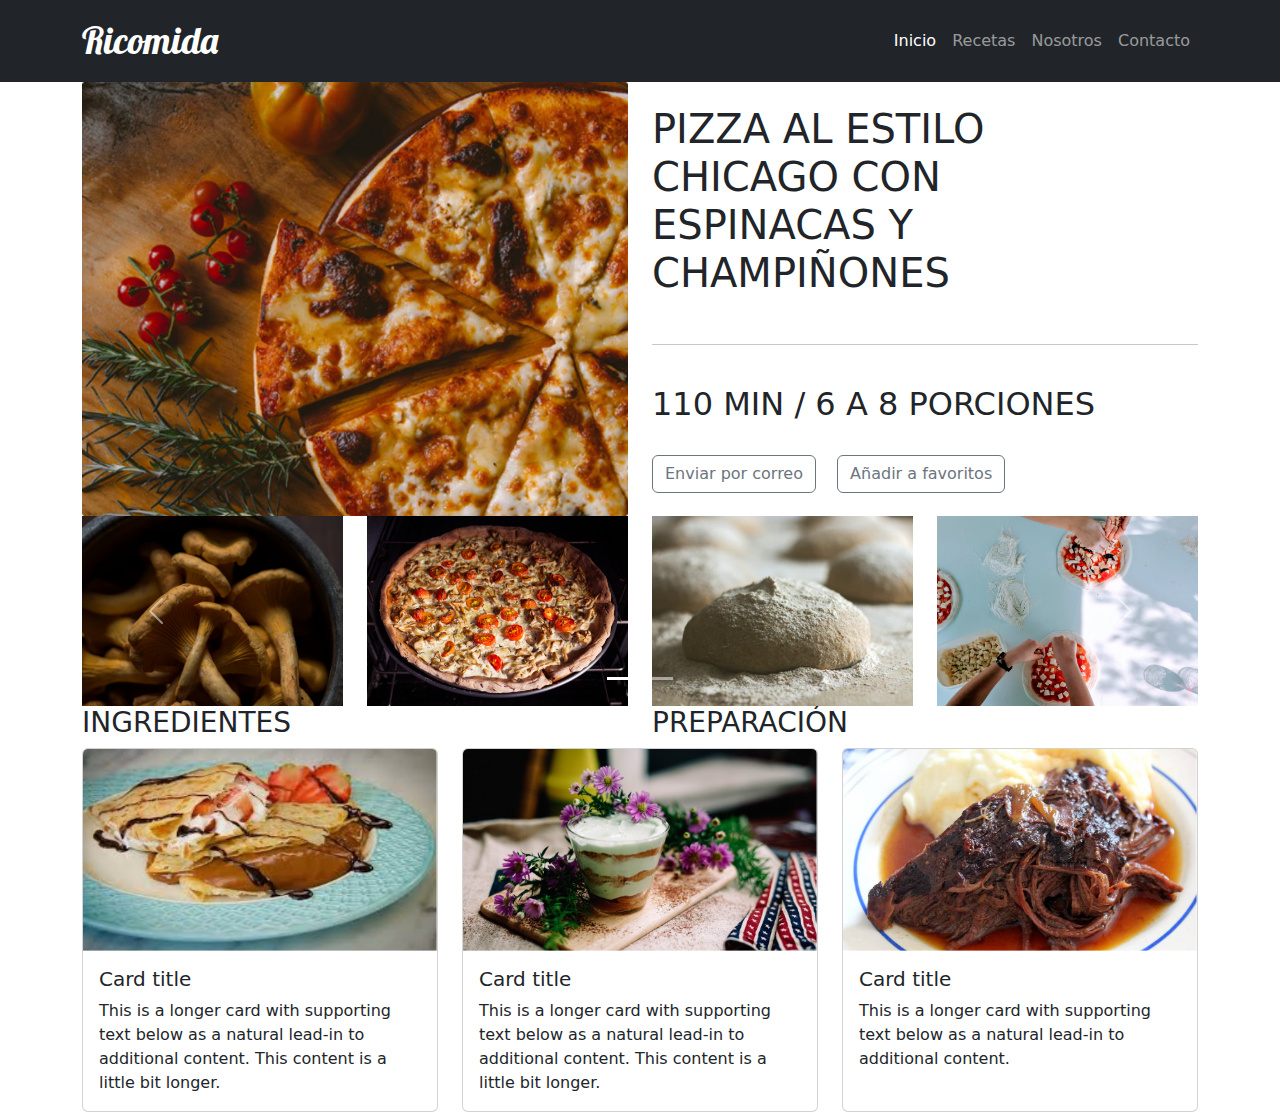
<file: Ricomida/index.html>
<!DOCTYPE html>
<html lang="en">
  <head>
    <meta charset="UTF-8" />
    <meta name="viewport" content="width=device-width, initial-scale=1.0" />
    <title>Ricomida</title>
    <!--FONTS CABIN Y LOBSTER-->
    <link rel="preconnect" href="https://fonts.googleapis.com" />
    <link rel="preconnect" href="https://fonts.gstatic.com" crossorigin />
    <link
      href="https://fonts.googleapis.com/css2?family=Cabin:ital,wght@0,400..700;1,400..700&family=Lobster&display=swap"
      rel="stylesheet"
    />
    <!--BOOTSTRAP-->
    <link
      href="https://cdn.jsdelivr.net/npm/bootstrap@5.3.3/dist/css/bootstrap.min.css"
      rel="stylesheet"
      integrity="sha384-QWTKZyjpPEjISv5WaRU9OFeRpok6YctnYmDr5pNlyT2bRjXh0JMhjY6hW+ALEwIH"
      crossorigin="anonymous"
    />
    
    <!--MI CSS-->
    <link rel="stylesheet" href="./assets/css/style.css" />
    <!--JS-->
    
    <!--MI JS-->
    
  </head>
  <body>
    <!--NABVAR-->
    <nav class="navbar navbar-expand-lg bg-dark" data-bs-theme="dark">
      <div class="container">
        <a class="navbar-brand" href="#">Ricomida</a>
        <button
          class="navbar-toggler"
          type="button"
          data-bs-toggle="collapse"
          data-bs-target="#navbarNav"
          aria-controls="navbarNav"
          aria-expanded="false"
          aria-label="Toggle navigation"
        >
          <span class="navbar-toggler-icon"></span>
        </button>
        <div class="collapse navbar-collapse" id="navbarNav">
          <ul class="navbar-nav ms-auto">
            <li class="nav-item">
              <a class="nav-link active" aria-current="page" href="#">Inicio</a>
            </li>
            <li class="nav-item">
              <a class="nav-link" href="#">Recetas</a>
            </li>
            <li class="nav-item">
              <a class="nav-link" href="#">Nosotros</a>
            </li>
            <li class="nav-item">
              <a class="nav-link" href="#">Contacto</a>
            </li>
            <!--<li class="nav-item">
                <a class="nav-link disabled" aria-disabled="true">Disabled</a>
              </li>-->
          </ul>
        </div>
      </div>
    </nav>

    <!--HEADER-->
    <header>
      <div class="container">
        <div class="row">
          <div class="col-lg-6">
            <img src="./assets/img/principal.jpg" alt="" class="img-fluid" />
          </div>
          <div class="col-lg-6 d-flex flex-column justify-content-evenly">
            <h1>
              PIZZA AL ESTILO<br />
              CHICAGO CON<br />
              ESPINACAS Y<br />
              CHAMPIÑONES
            </h1>
            <hr />
            <h2>110 MIN / 6 A 8 PORCIONES</h2>
            <div>
              <button
                type="button"
                class="btn btn-outline-secondary me-3"
                data-bs-toggle="tooltip"
                data-bs-placement="bottom"
                data-bs-title="Presiona para enviar a tu correo"
                id="sendEmail"
              >
                Enviar por correo
              </button>
              <button
                type="button"
                class="btn btn-outline-secondary"
                data-bs-toggle="tooltip"
                data-bs-placement="right"
                data-bs-title="Agrega esta receta a tus favoritos"
              >
                Añadir a favoritos
              </button>
            </div>
          </div>
        </div>
      </div>
      <!--CAROUSEL-->
      <div id="carouselExampleIndicators" class="d-none d-md-block carousel slide container">
        <div class="carousel-indicators">
          <button
            type="button"
            data-bs-target="#carouselExampleIndicators"
            data-bs-slide-to="0"
            class="active"
            aria-current="true"
            aria-label="Slide 1"
          ></button>
          <button
            type="button"
            data-bs-target="#carouselExampleIndicators"
            data-bs-slide-to="1"
            aria-label="Slide 2"
          ></button>
          <!--<button type="button" data-bs-target="#carouselExampleIndicators" data-bs-slide-to="2" aria-label="Slide 3"></button>-->
        </div>
        <div class="carousel-inner">
          <div class="carousel-item active">
            <!--<img src="..." class="d-block w-100" alt="...">-->
            <div class="row">
              <div class="col-3">
                <img src="./assets/img/slider-1.png" alt="" class="img-fluid" />
              </div>
              <div class="col-3">
                <img src="./assets/img/slider-2.png" alt="" class="img-fluid" />
              </div>
              <div class="col-3">
                <img src="./assets/img/slider-3.png" alt="" class="img-fluid" />
              </div>
              <div class="col-3">
                <img src="./assets/img/slider-4.png" alt="" class="img-fluid" />
              </div>
            </div>
          </div>
          <div class="carousel-item">
            <!--<img src="..." class="d-block w-100" alt="...">-->
            <div class="row">
              <div class="col-3">
                <img src="./assets/img/slider-5.png" alt="" class="img-fluid" />
              </div>
              <div class="col-3">
                <img src="./assets/img/slider-6.png" alt="" class="img-fluid" />
              </div>
              <div class="col-3">
                <img src="./assets/img/slider-7.png" alt="" class="img-fluid" />
              </div>
              <div class="col-3">
                <img src="./assets/img/slider-8.png" alt="" class="img-fluid" />
              </div>
            </div>
          </div>
          <!--
              <div class="carousel-item">
                <img src="..." class="d-block w-100" alt="...">
              </div>-->
        </div>
        <button
          class="carousel-control-prev"
          type="button"
          data-bs-target="#carouselExampleIndicators"
          data-bs-slide="prev"
        >
          <span class="carousel-control-prev-icon" aria-hidden="true"></span>
          <span class="visually-hidden">Previous</span>
        </button>
        <button
          class="carousel-control-next"
          type="button"
          data-bs-target="#carouselExampleIndicators"
          data-bs-slide="next"
        >
          <span class="carousel-control-next-icon" aria-hidden="true"></span>
          <span class="visually-hidden">Next</span>
        </button>
      </div>
    </header>

    <main>
        <section class="container">
            <div class="row">
                <div class="col-12 col-md-6">
                    <h3>INGREDIENTES</h3>
                </div>
                <div class="col-12 col-md-6">
                    <h3>PREPARACIÓN</h3>
                </div>
            </div>
        </section>

        <section class="container">
            <div class="row row-cols-1 row-cols-md-3 g-4">
                <div class="col">
                  <div class="card h-100">
                    <img src="./assets/img/recipe-card-1.png" class="card-img-top" alt="...">
                    <div class="card-body">
                      <h5 class="card-title">Card title</h5>
                      <p class="card-text">This is a longer card with supporting text below as a natural lead-in to additional content. This content is a little bit longer.</p>
                    </div>
                  </div>
                </div>
                <div class="col">
                  <div class="card h-100">
                    <img src="./assets/img/recipe-card-2.png" class="card-img-top" alt="...">
                    <div class="card-body">
                      <h5 class="card-title">Card title</h5>
                      <p class="card-text">This is a longer card with supporting text below as a natural lead-in to additional content. This content is a little bit longer.</p>
                    </div>
                  </div>
                </div>
                <div class="col">
                  <div class="card h-100">
                    <img src="./assets/img/recipe-card-3.png" class="card-img-top" alt="...">
                    <div class="card-body">
                      <h5 class="card-title">Card title</h5>
                      <p class="card-text">This is a longer card with supporting text below as a natural lead-in to additional content.</p>
                    </div>
                  </div>
                </div>
                <!--<div class="col">
                  <div class="card">
                    <img src="..." class="card-img-top" alt="...">
                    <div class="card-body">
                      <h5 class="card-title">Card title</h5>
                      <p class="card-text">This is a longer card with supporting text below as a natural lead-in to additional content. This content is a little bit longer.</p>
                    </div>
                  </div>
                </div>-->
              </div>
        </section>
    </main>
    
    <!--BOOTSTRAP-->
    <script
      src="https://cdn.jsdelivr.net/npm/bootstrap@5.3.3/dist/js/bootstrap.bundle.min.js"
      integrity="sha384-YvpcrYf0tY3lHB60NNkmXc5s9fDVZLESaAA55NDzOxhy9GkcIdslK1eN7N6jIeHz"
      crossorigin="anonymous"
    ></script>
    <!--JQuery-->
    <script src="https://code.jquery.com/jquery-3.7.1.min.js" integrity="sha256-/JqT3SQfawRcv/BIHPThkBvs0OEvtFFmqPF/lYI/Cxo=" crossorigin="anonymous"></script>
    <!--MI JS-->
    <script defer src="./assets/js/script.js"></script>
    </body>
</html>
</file>
<file: Ricomida/assets/css/style.css>
.navbar-brand{
    font-family: "Lobster", sans-serif;
    font-size: 37px;
}
</file>
